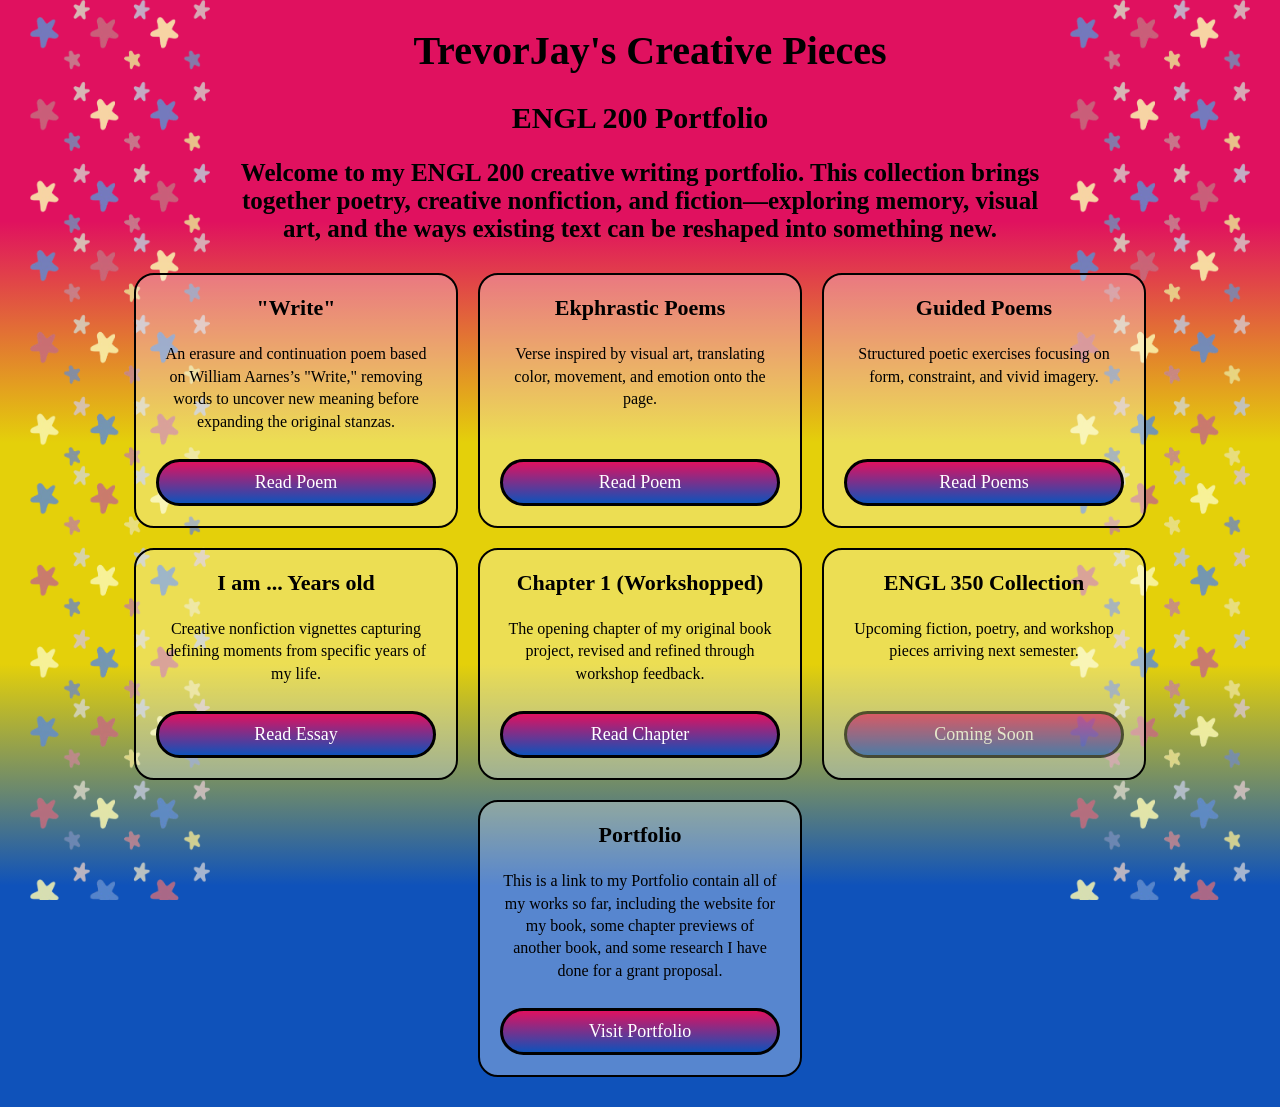
<file: index.html>
<!DOCTYPE html>
<html>
  <head>
    <title>TrevorJay's Creative Pieces</title>
    <link rel="stylesheet" href="home.css">
  
  </head>
  <body>
 <!-- Full-Height Side Background Strips -->
    <div class="side-strip left-strip"></div>
    <div class="side-strip right-strip"></div>
    <!-- rest of your page stays the exact same -->
    <h1>TrevorJay's Creative Pieces</h1>
    <h2>ENGL 200 Portfolio</h2>

    <p class="intro">
      Welcome to my ENGL 200 creative writing portfolio. This collection brings together poetry, creative nonfiction, and fiction—exploring memory, visual art, and the ways existing text can be reshaped into something new.
    </p>

    <div class="portfolio-container">

      <div class="piece-card">
        <div>
          <h3>"Write"</h3>
          <p>An erasure and continuation poem based on William Aarnes’s "Write," removing words to uncover new meaning before expanding the original stanzas.</p>
        </div>
        <a href="Write.html" class="btn">Read Poem</a>
      </div>

      <div class="piece-card">
        <div>
          <h3>Ekphrastic Poems</h3>
          <p>Verse inspired by visual art, translating color, movement, and emotion onto the page.</p>
        </div>
        <a href="Ekphrastic.html" class="btn">Read Poem</a>
      </div>

      <div class="piece-card">
        <div>
          <h3>Guided Poems</h3>
          <p>Structured poetic exercises focusing on form, constraint, and vivid imagery.</p>
        </div>
        <a href="Guided.html" class="btn">Read Poems</a>
      </div>

      <div class="piece-card">
        <div>
          <h3>I am ... Years old</h3>
          <p>Creative nonfiction vignettes capturing defining moments from specific years of my life.</p>
        </div>
        <a href="yearsold.html" class="btn">Read Essay</a>
      </div>

      <div class="piece-card">
        <div>
          <h3>Chapter 1 (Workshopped)</h3>
          <p>The opening chapter of my original book project, revised and refined through workshop feedback.</p>
        </div>
        <a href="Chapter1.html" class="btn">Read Chapter</a>
      </div>

      <!-- Optional: Remove this block until next semester if you only want active ENGL 200 work showing -->
      <div class="piece-card">
        <div>
          <h3>ENGL 350 Collection</h3>
          <p>Upcoming fiction, poetry, and workshop pieces arriving next semester.</p>
        </div>
        <span class="btn" style="opacity: 0.6; cursor: default;">Coming Soon</span>
      </div>
 <div class="piece-card">
        <div>
          <h3>Portfolio</h3>
          <p>This is a link to my Portfolio contain all of my works so far, including the website for my book, some chapter previews of another book, and some research I have done for a grant proposal.</p>
        </div>
        <a href="https://legacy-mystery.github.io/Portfolio/" class="btn">Visit Portfolio</a>
      </div>
    </div>

  </body>
</html>
</file>
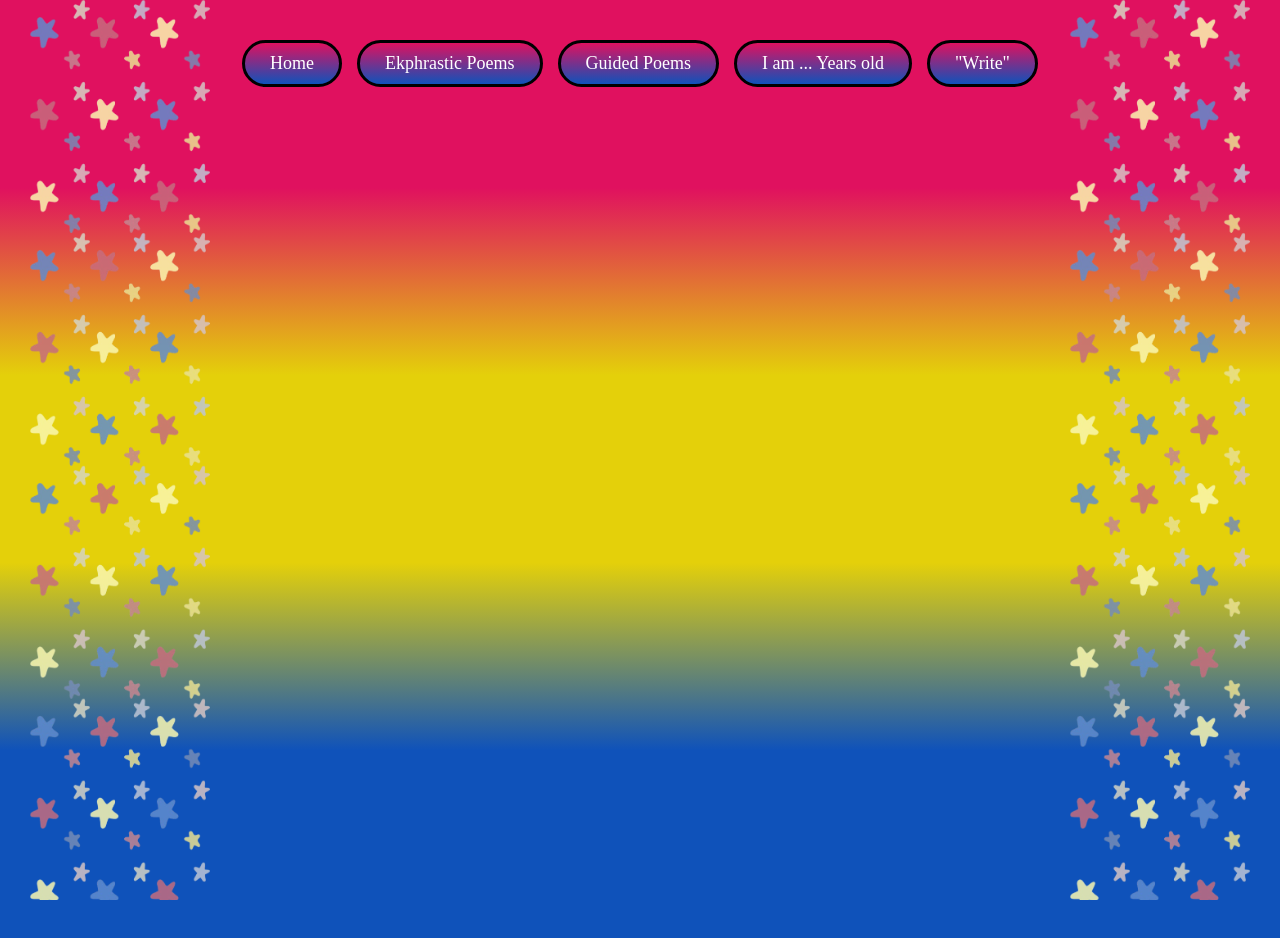
<file: Chapter1.html>
<link rel="stylesheet" href="home.css">
<!DOCTYPE html>
<html>
  <body>
   <!-- Full-Height Side Background Strips -->
    <div class="side-strip left-strip"></div>
    <div class="side-strip right-strip"></div>






























       <div class="nav-buttons">
      <a href="index.html" class="btn">Home</a>
      <a href="Ekphrastic.html" class="btn">Ekphrastic Poems</a>
      <a href="Guided.html" class="btn">Guided Poems</a>
      <a href="yearsold.html" class="btn">I am ... Years old</a>
      <a href="Write.html" class="btn">"Write"</a>
    </div>
  </body>
</html>
</file>
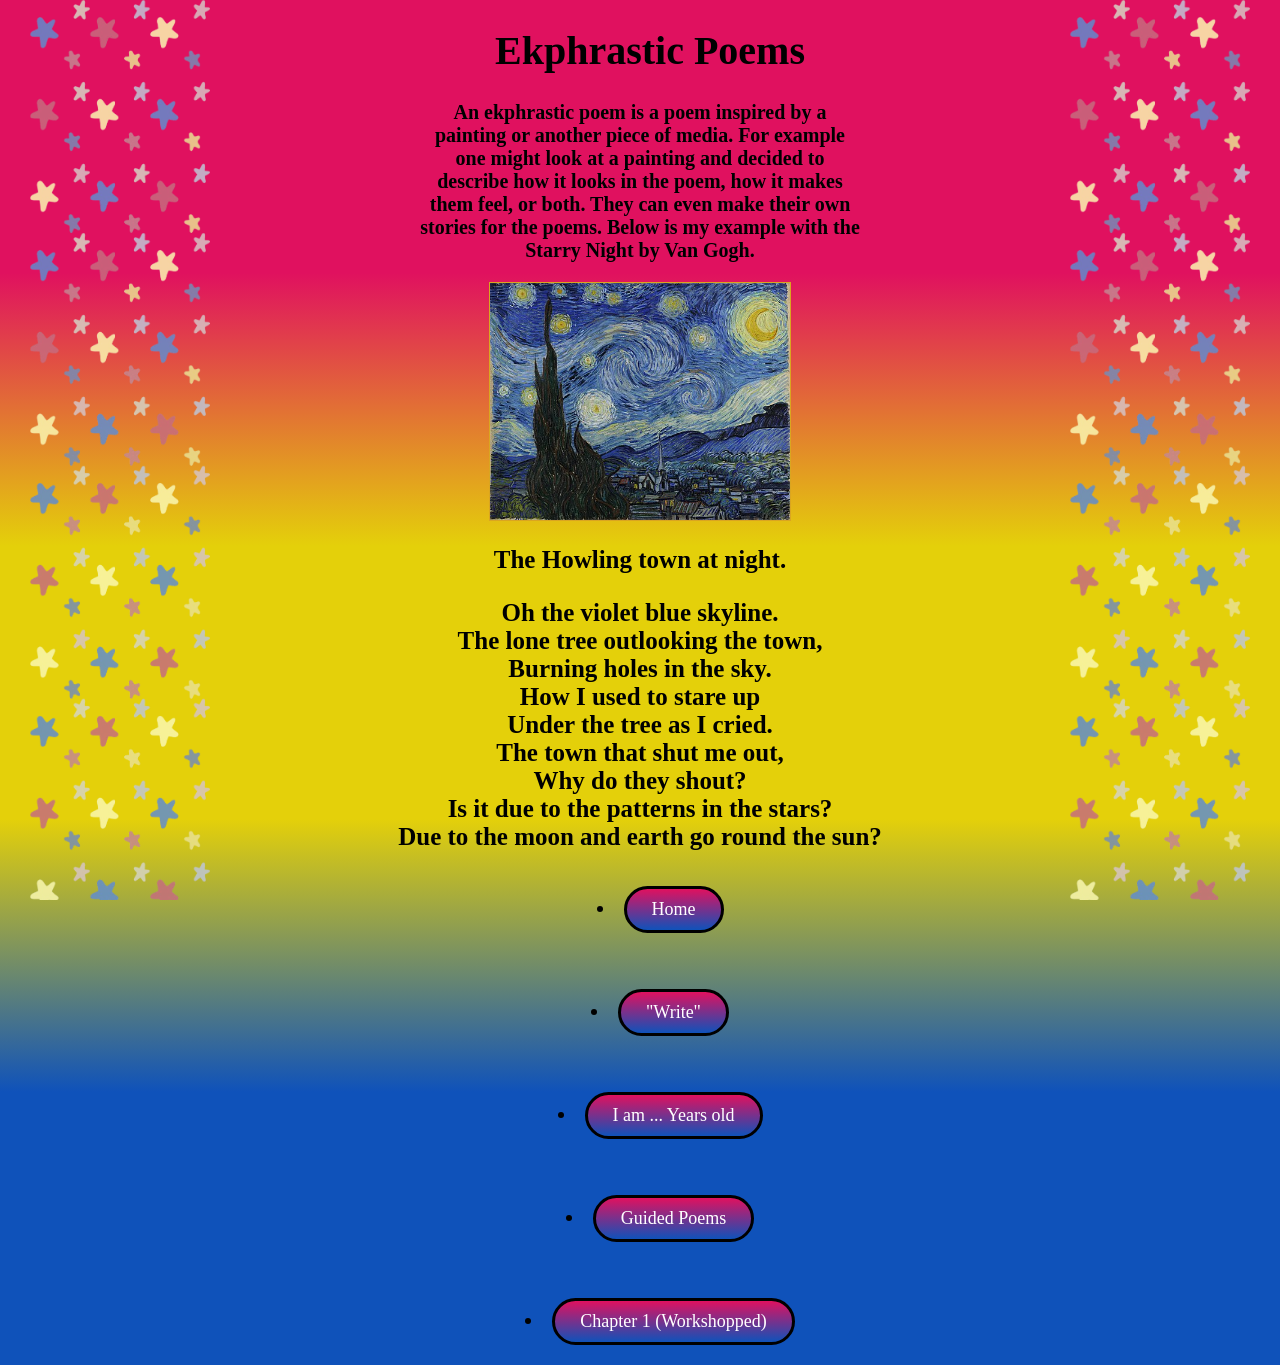
<file: Ekphrastic.html>
<!DOCTYPE html>
<html>
  <link rel="stylesheet" href="home.css">
<body>
     <!-- Full-Height Side Background Strips -->
    <div class="side-strip left-strip"></div>
    <div class="side-strip right-strip"></div>
<h1>Ekphrastic Poems</h1>
<p class="ekphrastic">An ekphrastic poem is a poem inspired by a painting or another piece of media. For example one might look at a painting and decided to describe how it looks in the poem, how it makes them feel, or both. They can even make their own stories for the poems. Below is my example with the Starry Night by Van Gogh.</p>

<img src="Starry_Night.jpg">
  <p>The Howling town at night.</p>
<p>Oh the violet blue skyline.<br>
The lone tree outlooking the town,<br>
Burning holes in the sky.<br>
How I used to stare up<br>
Under the tree as I cried.<br>
The town that shut me out,<br>
Why do they shout?<br>
Is it due to the patterns in the stars?<br>
Due to the moon and earth go round the sun?<br>
</p>

<nav>
    <ul>
      <li><a href="index.html">Home</a></li>
      <br>
      <br>
      <li><a href="Write.html">"Write" </a></li>
      <br>
      <br>
      <li><a href="yearsold.html">I am ... Years old</a></li>
      <br>
      <br>
      <li><a href="Guided.html">Guided Poems</a></li>
       <br>
      <br>
      <li><a href="Chapter1.html">Chapter 1 (Workshopped)</a></li>
    </ul>
  </nav>
</body>
</html>
</file>
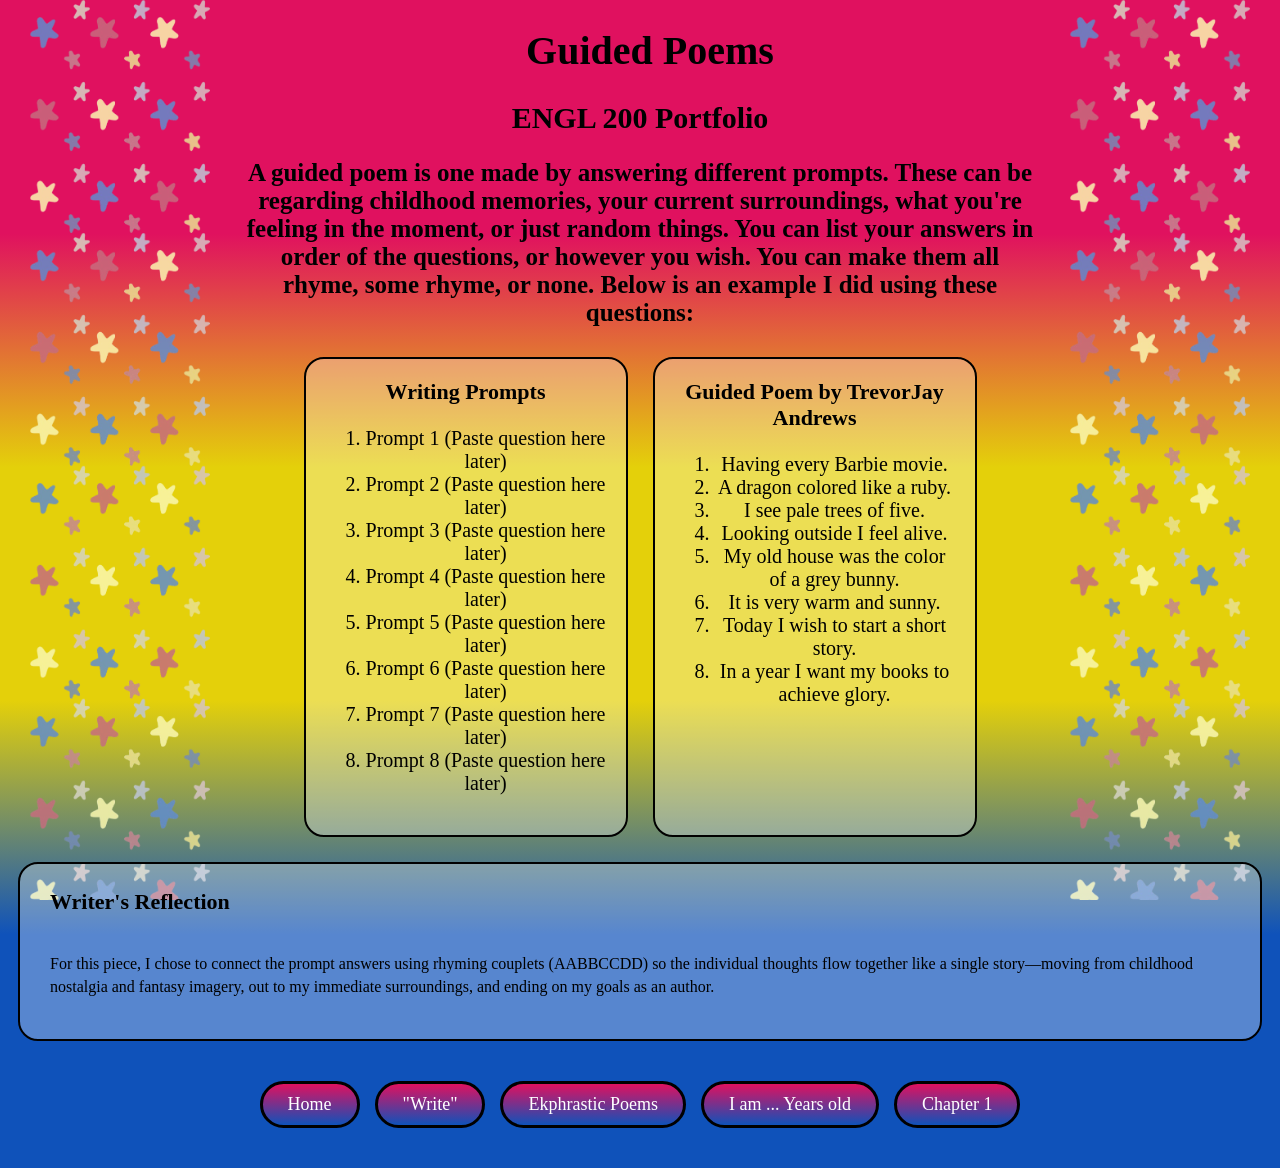
<file: Guided.html>
<!DOCTYPE html>
<html>
  <head>
    <title>Guided Poems - TrevorJay's Creative Pieces</title>
    <link rel="stylesheet" href="home.css">
  </head>
  <body>
<!-- Decorative Side Images -->

    <!-- Full-Height Side Background Strips -->
    <div class="side-strip left-strip"></div>
    <div class="side-strip right-strip"></div>
    <!-- rest of your page stays the exact same -->
    <h1>Guided Poems</h1>
    <h2>ENGL 200 Portfolio</h2>

    <p class="intro">
      A guided poem is one made by answering different prompts. These can be regarding childhood memories, your current surroundings, what you're feeling in the moment, or just random things. You can list your answers in order of the questions, or however you wish. You can make them all rhyme, some rhyme, or none. Below is an example I did using these questions:
    </p>

    <div class="main-container">

      <!-- LEFT CARD: Questions / Prompts -->
      <div class="piece-card guided-col">
        <div>
          <h3>Writing Prompts</h3>
          <ol class="guided-list">
            <li>Prompt 1 (Paste question here later)</li>
            <li>Prompt 2 (Paste question here later)</li>
            <li>Prompt 3 (Paste question here later)</li>
            <li>Prompt 4 (Paste question here later)</li>
            <li>Prompt 5 (Paste question here later)</li>
            <li>Prompt 6 (Paste question here later)</li>
            <li>Prompt 7 (Paste question here later)</li>
            <li>Prompt 8 (Paste question here later)</li>
          </ol>
        </div>
      </div>

      <!-- RIGHT CARD: Your Guided Poem -->
      <div class="piece-card guided-col">
        <div>
          <h3>Guided Poem by TrevorJay Andrews</h3>
          <ol class="guided-list">
            <li>Having every Barbie movie.</li>
            <li>A dragon colored like a ruby.</li>
            <li>I see pale trees of five.</li>
            <li>Looking outside I feel alive.</li>
            <li>My old house was the color of a grey bunny.</li>
            <li>It is very warm and sunny.</li>
            <li>Today I wish to start a short story.</li>
            <li>In a year I want my books to achieve glory.</li>
          </ol>
        </div>
      </div>

      <!-- BOTTOM FULL-WIDTH CARD: Author's Note (Fills vertical space & adds depth) -->
      <div class="piece-card full-width-card">
        <h3>Writer's Reflection</h3>
        <p>For this piece, I chose to connect the prompt answers using rhyming couplets (AABBCCDD) so the individual thoughts flow together like a single story—moving from childhood nostalgia and fantasy imagery, out to my immediate surroundings, and ending on my goals as an author.
        </p>
      </div>

    </div>

    <div class="nav-buttons">
      <a href="index.html" class="btn">Home</a>
      <a href="Write.html" class="btn">"Write"</a>
      <a href="Ekphrastic.html" class="btn">Ekphrastic Poems</a>
      <a href="yearsold.html" class="btn">I am ... Years old</a>
      <a href="Chapter1.html" class="btn">Chapter 1</a>
    </div>

  </body>
</html>
</file>
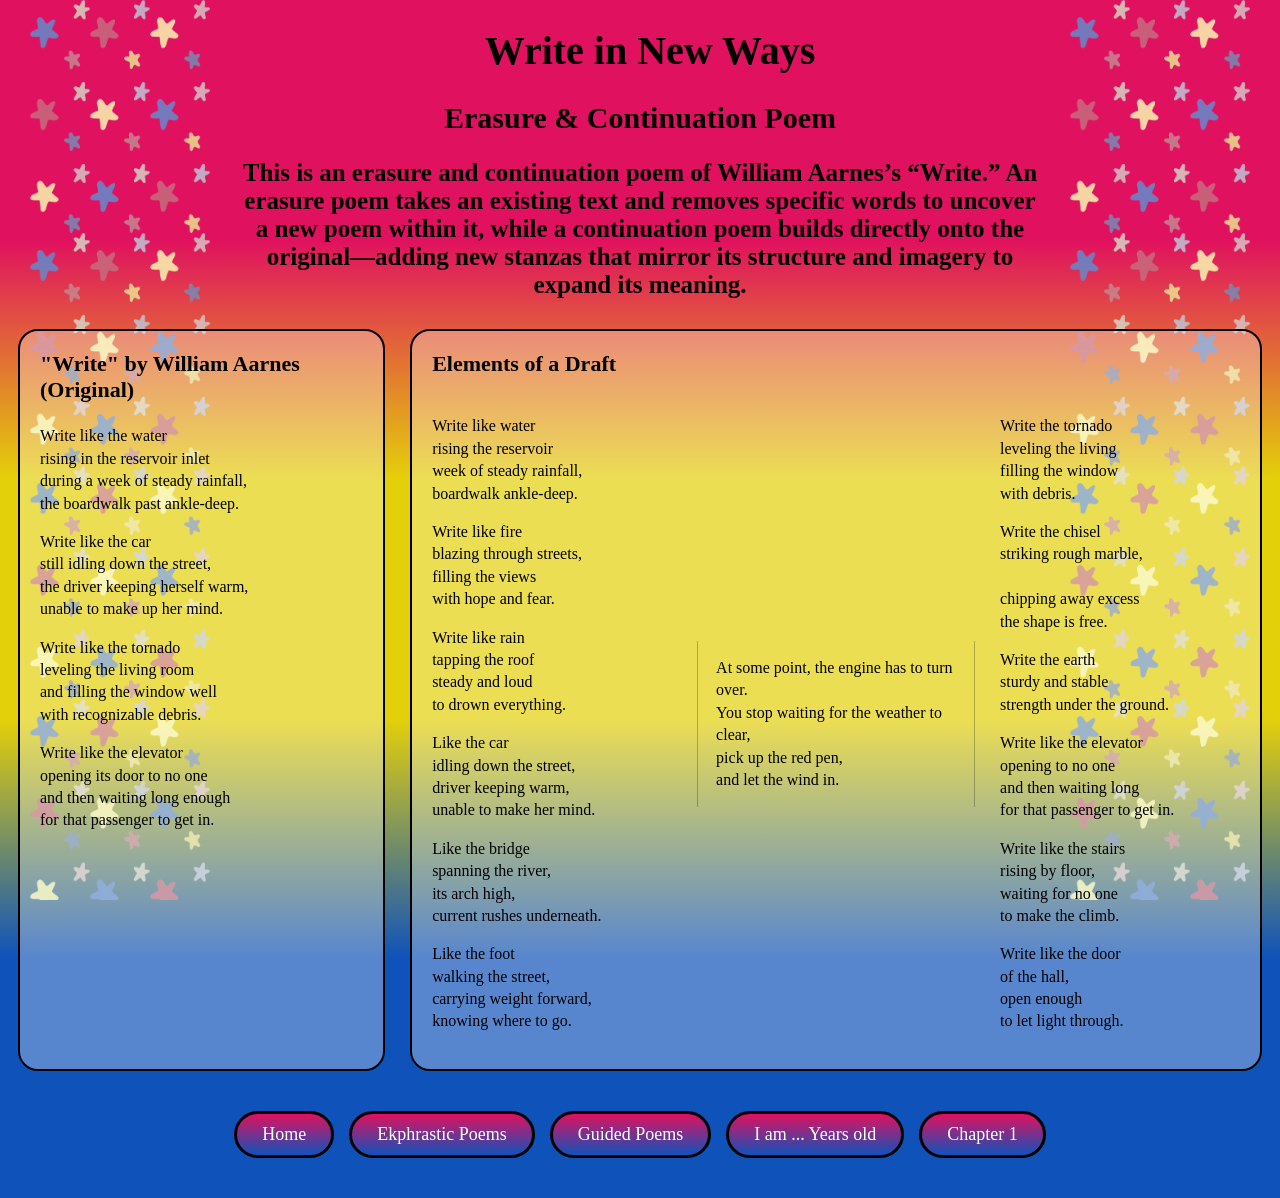
<file: Write.html>
<!DOCTYPE html>
<html>
  <head>
    <title>"Write" - Erasure and Continuation</title>
    <link rel="stylesheet" href="home.css">
  </head>
  <body>
   <!-- Full-Height Side Background Strips -->
    <div class="side-strip left-strip"></div>
    <div class="side-strip right-strip"></div>
    <h1>Write in New Ways</h1>
    <h2>Erasure &amp; Continuation Poem</h2>

    <p class="intro">
      This is an erasure and continuation poem of William Aarnes’s “Write.” An erasure poem takes an existing text and removes specific words to uncover a new poem within it, while a continuation poem builds directly onto the original—adding new stanzas that mirror its structure and imagery to expand its meaning.
    </p>

    <div class="main-container">

      <!-- LEFT CARD: Original Poem (1 Column) -->
      <div class="piece-card original-section">
        <div>
          <h3>"Write" by William Aarnes (Original)</h3>
          <p>
            Write like the water<br>
            rising in the reservoir inlet<br>
            during a week of steady rainfall,<br>
            the boardwalk past ankle-deep.
          </p>
          <p>
            Write like the car<br>
            still idling down the street,<br>
            the driver keeping herself warm,<br>
            unable to make up her mind.
          </p>
          <p>
            Write like the tornado<br>
            leveling the living room<br>
            and filling the window well<br>
            with recognizable debris.
          </p>
          <p>
            Write like the elevator<br>
            opening its door to no one<br>
            and then waiting long enough<br>
            for that passenger to get in.
          </p>
        </div>
      </div>

      <!-- RIGHT CARD: Your Poem (2 Columns Side-by-Side) -->
      <div class="piece-card erasure-section">
        <div>
          <h3>Elements of a Draft</h3>
          
          <div class="two-columns">
            <!-- Column 1 -->
            <div class="poem-col">
              <p>
                Write like water<br>
                rising the reservoir<br>
                week of steady rainfall,<br>
                boardwalk ankle-deep.
              </p>
              <p>
                Write like fire<br>
                blazing through streets,<br>
                filling the views<br>
                with hope and fear.
              </p>
              <p>
                Write like rain<br>
                tapping the roof<br>
                steady and loud<br>
                to drown everything.
              </p>
              <p>
                Like the car<br>
                idling down the street,<br>
                driver keeping warm,<br>
                unable to make her mind.
              </p>
              <p>
                Like the bridge<br>
                spanning the river,<br>
                its arch high,<br>
                current rushes underneath.
              </p>
              <p>
                Like the foot<br>
                walking the street,<br>
                carrying weight forward,<br>
                knowing where to go.
              </p>
            </div>
<!-- Middle Pivot Column -->
            <div class="poem-col middle-col">
              <p>
                At some point, the engine has to turn over.<br>
                You stop waiting for the weather to clear,<br>
                pick up the red pen,<br>
                and let the wind in.
              </p>
            </div>
            <!-- Column 2 -->
            <div class="poem-col">
              <p>
                Write the tornado<br>
                leveling the living<br>
                filling the window<br>
                with debris.
              </p>
              <p>
                Write the chisel<br>
                striking rough marble,<br><br>
                chipping away excess<br>
                the shape is free.
              </p>
              <p>
                Write the earth<br>
                sturdy and stable<br>
                strength under the ground.
              </p>
              <p>
                Write like the elevator<br>
                opening to no one<br>
                and then waiting long<br>
                for that passenger to get in.
              </p>
              <p>
                Write like the stairs<br>
                rising by floor,<br>
                waiting for no one<br>
                to make the climb.
              </p>
              <p>
                Write like the door<br>
                of the hall,<br>
                open enough<br>
                to let light through.
              </p>
            </div>
          </div>
        </div>
      </div>

    </div>

    <!-- Navigation Buttons for all Portfolio Pages -->
    <div class="nav-buttons">
      <a href="index.html" class="btn">Home</a>
      <a href="Ekphrastic.html" class="btn">Ekphrastic Poems</a>
      <a href="Guided.html" class="btn">Guided Poems</a>
      <a href="yearsold.html" class="btn">I am ... Years old</a>
      <a href="Chapter1.html" class="btn">Chapter 1</a>
    </div>

  </body>
</html>
</file>
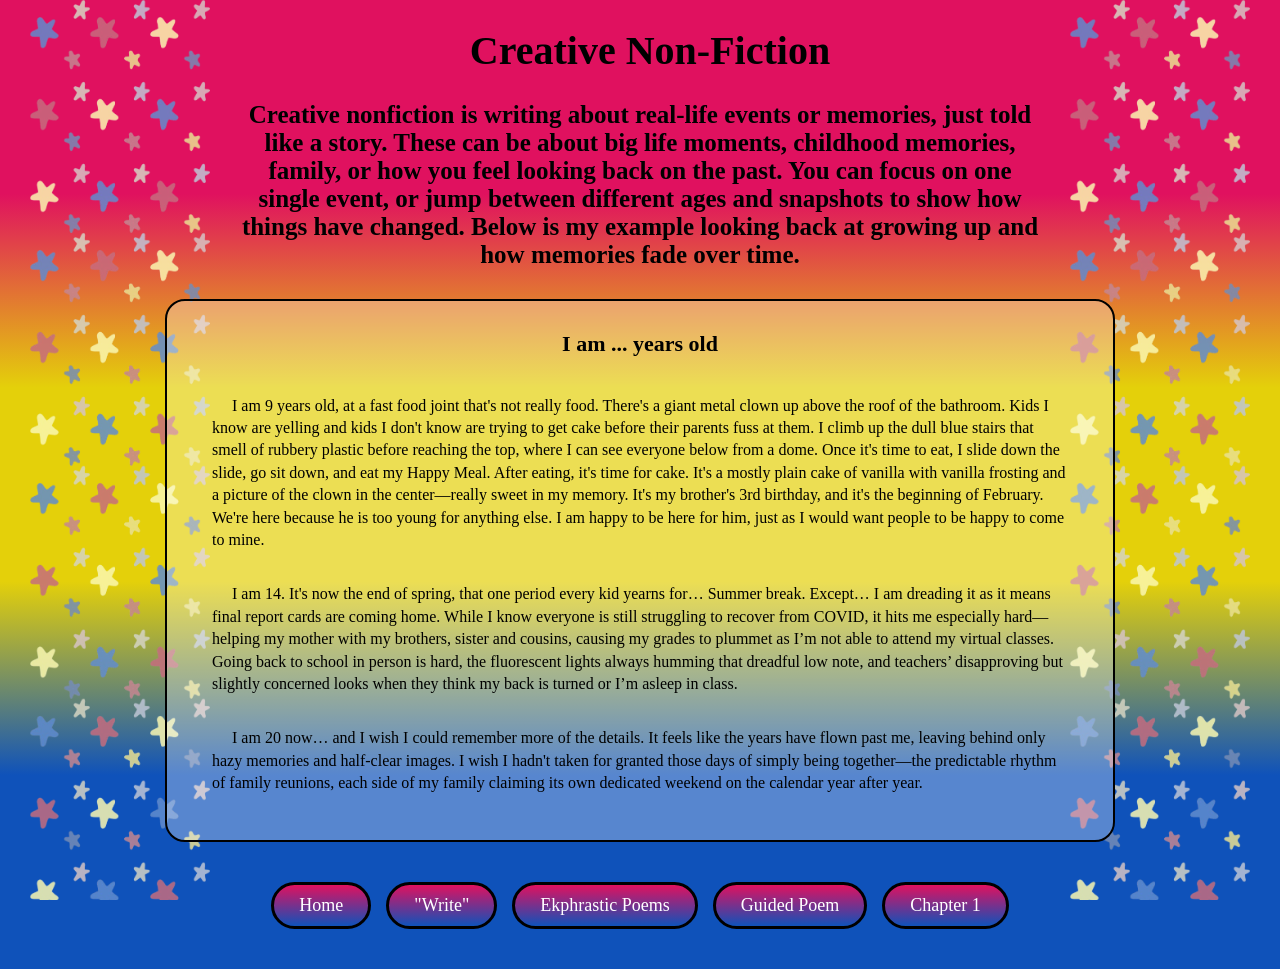
<file: yearsold.html>
<!DOCTYPE html>
<html>
  <head>
    <title>I am ... years old - Creative Non-Fiction</title>
    <link rel="stylesheet" href="home.css">
  </head>
  <body>
    <!-- Full-Height Side Background Strips -->
    <div class="side-strip left-strip"></div>
    <div class="side-strip right-strip"></div>

    <h1>Creative Non-Fiction</h1>

    <p class="intro">
      Creative nonfiction is writing about real-life events or memories, just told like a story. These can be about big life moments, childhood memories, family, or how you feel looking back on the past. You can focus on one single event, or jump between different ages and snapshots to show how things have changed. Below is my example looking back at growing up and how memories fade over time.
    </p>

    <div class="main-container">
      <div class="piece-card full-width-card">
        <h3>I am ... years old</h3>

        <p>
          &nbsp;&nbsp;&nbsp;&nbsp;&nbsp;I am 9 years old, at a fast food joint that's not really food. There's a giant metal clown up above the roof of the bathroom. Kids I know are yelling and kids I don't know are trying to get cake before their parents fuss at them. I climb up the dull blue stairs that smell of rubbery plastic before reaching the top, where I can see everyone below from a dome. Once it's time to eat, I slide down the slide, go sit down, and eat my Happy Meal. After eating, it's time for cake. It's a mostly plain cake of vanilla with vanilla frosting and a picture of the clown in the center—really sweet in my memory. It's my brother's 3rd birthday, and it's the beginning of February. We're here because he is too young for anything else. I am happy to be here for him, just as I would want people to be happy to come to mine.
        </p>

        <p>
          &nbsp;&nbsp;&nbsp;&nbsp;&nbsp;I am 14. It's now the end of spring, that one period every kid yearns for… Summer break. Except… I am dreading it as it means final report cards are coming home. While I know everyone is still struggling to recover from COVID, it hits me especially hard—helping my mother with my brothers, sister and cousins, causing my grades to plummet as I’m not able to attend my virtual classes. Going back to school in person is hard, the fluorescent lights always humming that dreadful low note, and teachers’ disapproving but slightly concerned looks when they think my back is turned or I’m asleep in class.
        </p>

        <p>
          &nbsp;&nbsp;&nbsp;&nbsp;&nbsp;I am 20 now… and I wish I could remember more of the details. It feels like the years have flown past me, leaving behind only hazy memories and half-clear images. I wish I hadn't taken for granted those days of simply being together—the predictable rhythm of family reunions, each side of my family claiming its own dedicated weekend on the calendar year after year.
        </p>
      </div>
    </div>
<style>/* Put this at the VERY BOTTOM of home.css (or inside <style> in yearsold.html) */
.piece-card.full-width-card {
  width: 90%;
  max-width: 950px;
  box-sizing: border-box;
  text-align: left;
  padding: 30px 45px;
}

.piece-card.full-width-card h3 {
  text-align: center;
}</style>
    <div class="nav-buttons">
      <a href="index.html" class="btn">Home</a>
      <a href="Write.html" class="btn">"Write"</a>
      <a href="Ekphrastic.html" class="btn">Ekphrastic Poems</a>
      <a href="Guided.html" class="btn">Guided Poem</a>
      <a href="Chapter1.html" class="btn">Chapter 1</a>
    </div>
  </body>
</html>
</file>
<file: home.css>
body {
  background: linear-gradient(#E0115F, #E0115F, #E4D00A, #E4D00A, #0F52BA, #0F52BA);
  text-align: center;
  padding-left: 10px;
  padding-right: 10px;
  min-height: 100vh; font-size: 20px;
}

h1 {
  color: black;
  margin-left: 20px;
}

ul {
  list-style-position: inside;
}

p {
  font-size: 25px;
  font-weight: 700;
}

/* Your exact pill-button style for nav links */
nav a, .btn {
  display: inline-block;
  color: #ffffff;
  text-decoration: none;
  padding: 10px 25px;
  font-size: 18px;
  background: linear-gradient(#E0115F, #0F52BA);
  border-style: solid;
  border-color: #000000;
  border-radius: 50px;
  margin-top: 10px;
}

nav a:hover, .btn:hover {
  opacity: 0.85;
}

/* Fixed your flex container so it sits side-by-side and wraps cleanly */
.portfolio-container {
  display: flex;
  flex-direction: row;
  flex-wrap: wrap;
  justify-content: center;
  gap: 20px;
  max-width: 1100px;
  margin: 30px auto;
}

/* Cards to hold each piece description + your pill button */
.piece-card {
  background-color: rgba(255, 255, 255, 0.3);
  border: 2px solid #000000;
  border-radius: 20px;
  padding: 20px;
  width: 280px;
  display: flex;
  flex-direction: column;
  justify-content: space-between;
}

.piece-card h3 {
  margin-top: 0;
  font-size: 22px;
  color: #000000;
}

/* Overrides the global 20px/bold p tag just inside the cards so descriptions are easy to read */
.piece-card p {
  font-size: 16px;
  font-weight: 500;
  line-height: 1.4;
}

.intro {
  max-width: 800px;
  margin: 0 auto 20px auto;
}

/* Cleaned up image rules (removed the conflicting fixed 300x500 rule so images don't stretch) */
img {
  max-width: 300px;
  height: auto;
  border: 1px solid goldenrod;
  display: block;
  margin: 0 auto;
}
/* Side-by-side poem layout for Write.html */
.main-container {
  display: flex;
  flex-direction: row;
  flex-wrap: wrap;
  justify-content: center;
  align-items: stretch;
  gap: 25px;
  max-width: 1150px;
  margin: 30px auto;
}

.original-section {
  flex: 1;
  min-width: 280px;
  text-align: left;
}

.erasure-section {
  flex: 2;
  min-width: 480px;
  text-align: left;
}

.two-columns {
  display: flex;
  flex-direction: row;
  gap: 25px;
}

.poem-col {
  flex: 1;
}
.main-container {
  max-width: 1280px;
}

.erasure-section {
  flex: 2.5;
  min-width: 620px;
}

/* Middle pivot stanza column */
.middle-col {
  align-self: center;
  
  border-left: 1px solid rgba(0, 0, 0, 0.25);
  border-right: 1px solid rgba(0, 0, 0, 0.25);
  padding: 0 18px;}
.main-container p {
  margin-bottom: 16px;
}

.nav-buttons {
  margin: 30px 0 40px 0;
  display: flex;
  justify-content: center;
  gap: 15px;
}

.ekphrastic {font-size:20px; padding-left: 400px;padding-right: 400px}
/* Full-width card for Author's Notes / Reflections */
.full-width-card {
  flex: 1 1 100%;
  text-align: left;
  padding: 25px 30px;
  justify-content: flex-start; /* Stops space-between from pushing text to the bottom */
}

/* Decorative Side Images */
/* Full-height repeating star strips on both sides */
.side-strip {
  position: fixed;
  top: 0;
  bottom: 0;                      /* Stretches from the very top to the very bottom */
  width: 220px;                   /* Width of the side border area */
  background-image: url("stars.png"); /* <-- CHANGE "stars.png" TO YOUR EXACT STAR IMAGE FILENAME */
  background-repeat: repeat-y;    /* Tiles the stars vertically down the whole screen */
  background-size: 180px auto;    /* Controls the size of the repeating star pattern */
  background-position: center top;
  opacity: 0.85;
  z-index: -1;                    /* Keeps the stars behind your text and cards */
  pointer-events: none;
}

.left-strip {
  left: 10px;
}

.right-strip {
  right: 10px;
}

/* Hides side strips on smaller screens so they don't overlap your cards */
@media (max-width: 1150px) {
  .side-strip {
    display: none;
  }
}
</file>
